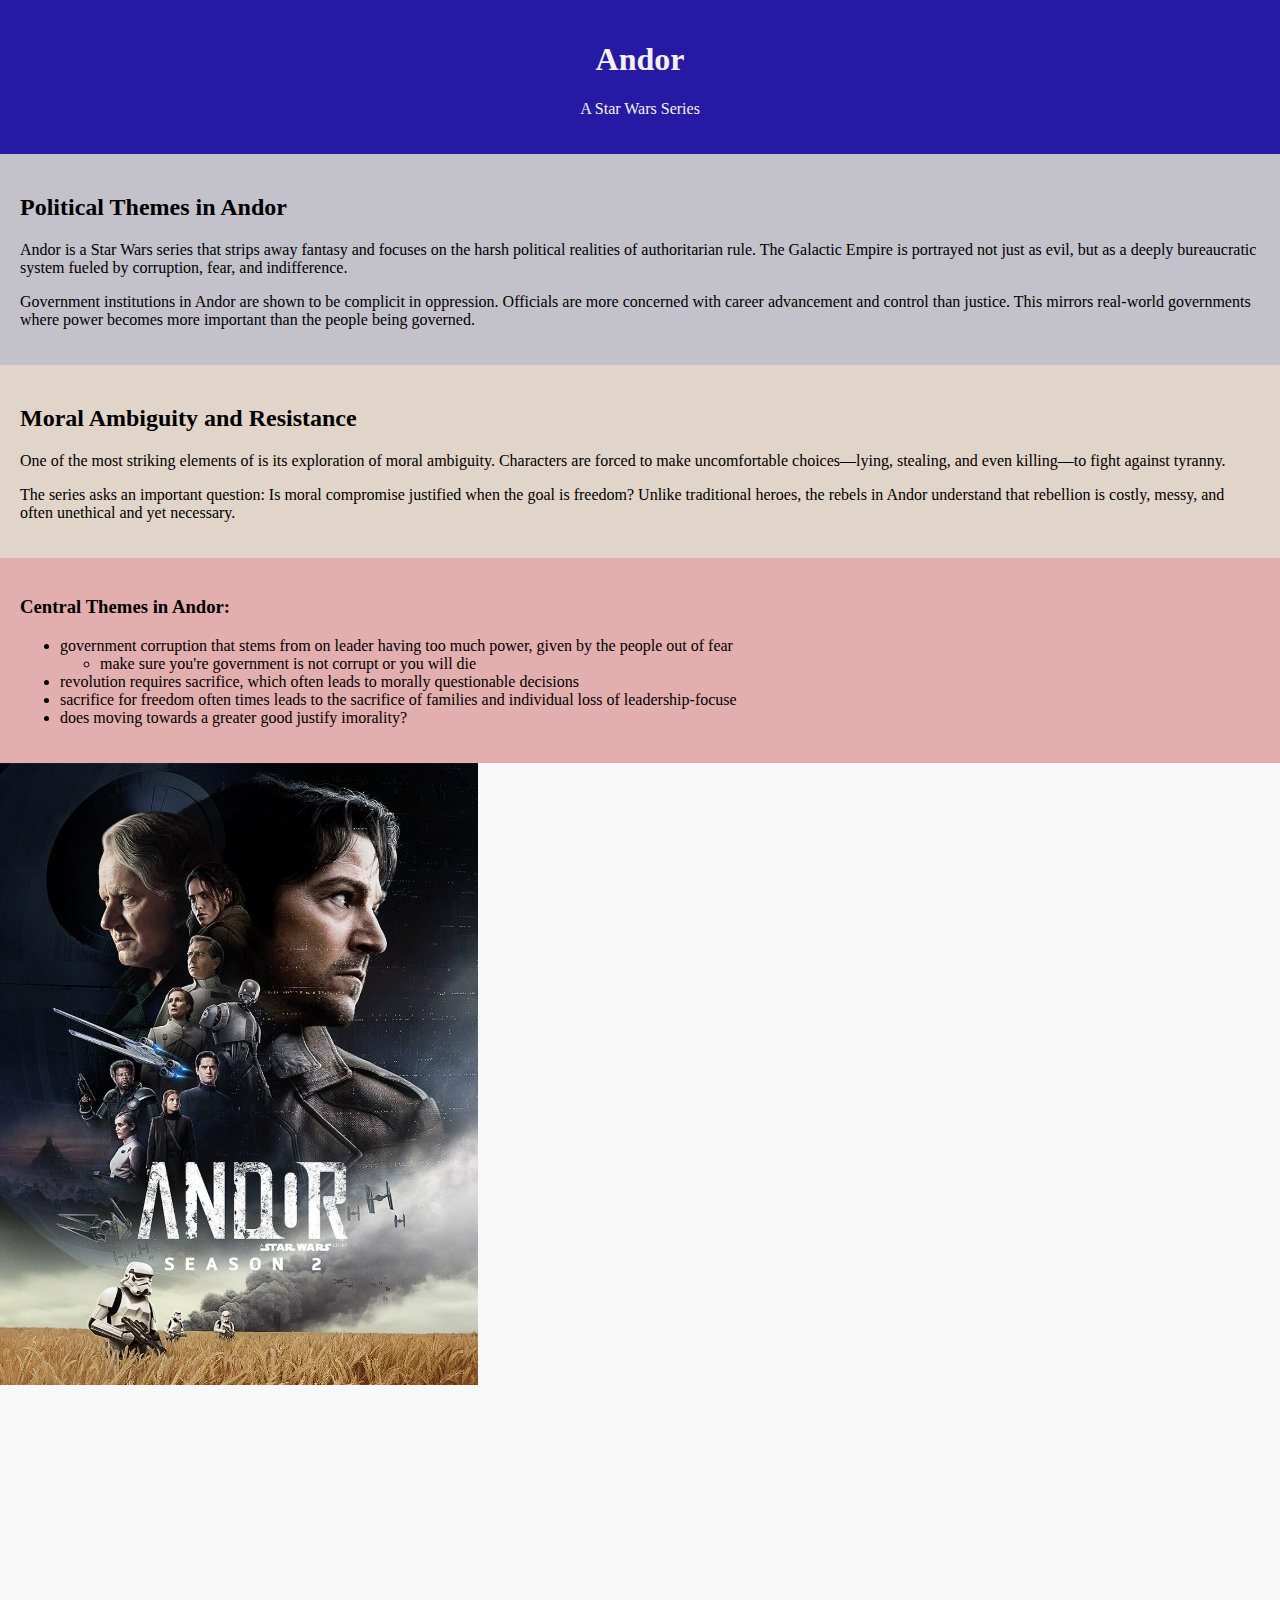
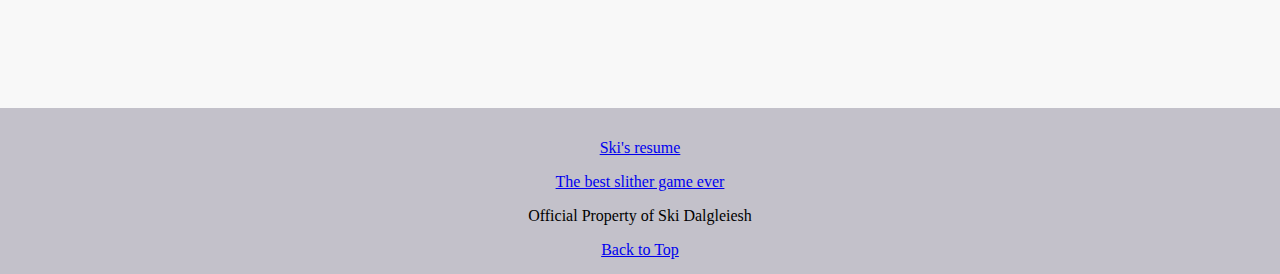
<file: index.html>
<!DOCTYPE html>
<html lang="en">
<head>
    <meta charset="UTF-8">
    <title>Andor: A Star Wars Series</title>

    
    <link rel="stylesheet" href="style/styles1.css">
</head>
<body>

    

        
        <div class="header">
            <h1 id="top">Andor</h1>
            <p>A Star Wars Series</p>
            
            
        </div>

       
        <div class="content">
            <h2>Political Themes in Andor</h2>

        
            <p>
                Andor is a Star Wars series that strips away fantasy and focuses
                on the harsh political realities of authoritarian rule. The Galactic Empire
                is portrayed not just as evil, but as a deeply bureaucratic system fueled by
                corruption, fear, and indifference.
            </p>

            <p>
                Government institutions in Andor are shown to be complicit in oppression.
                Officials are more concerned with career advancement and control than justice.
                This mirrors real-world governments where power becomes more important than the
                people being governed.
            </p>
        </div>
        <div class="content2">
            <h2>Moral Ambiguity and Resistance</h2>

            <p>
                One of the most striking elements of  is its exploration of moral
                ambiguity. Characters are forced to make uncomfortable choices—lying, stealing,
                and even killing—to fight against tyranny.
            </p>

            <p>
                The series asks an important question: Is moral compromise justified
                when the goal is freedom? Unlike traditional heroes, the rebels in
                Andor understand that rebellion is costly, messy, and often unethical and
                yet necessary.
            </p>
        </div>
        <div class="content3">
            <h3>Central Themes in Andor:</h3>

            <ul> 

                <li> government corruption that stems from on leader having too much power, given by the people out of fear</li>
                <ul> 
                    <li>make sure you're government is not corrupt or you will die</li>
                </ul>
                <li> revolution requires sacrifice, which often leads to morally questionable decisions</li>
                <li> sacrifice for freedom often times leads to the sacrifice of families and individual loss of leadership-focuse</li>
                <li> does moving towards a greater good justify imorality? </li>
            </ul>
        </div>
        <div class="col-md-4 text-center">
          <img src="Andor.jpg"
             alt="Andor"
             class="profile-img">
        </div>

        <iframe width="560" height="315" src="https://www.youtube.com/embed/duN-KQgOjYs?si=mKAOVHHKR_5C4-AZ" title="YouTube video player" frameborder="0" allow="accelerometer; autoplay; clipboard-write; encrypted-media; gyroscope; picture-in-picture; web-share" referrerpolicy="strict-origin-when-cross-origin" allowfullscreen></iframe>
        
<div class='tableauPlaceholder' id='viz1765679821775' style='position: relative'><noscript><a href='#'><img alt='Starcraft II Player Network ' src='https:&#47;&#47;public.tableau.com&#47;static&#47;images&#47;St&#47;StarcraftIIPlayerNetwork&#47;StarcraftIIPlayerNetwork&#47;1_rss.png' style='border: none' /></a></noscript><object class='tableauViz'  style='display:none;'><param name='host_url' value='https%3A%2F%2Fpublic.tableau.com%2F' /> <param name='embed_code_version' value='3' /> <param name='site_root' value='' /><param name='name' value='StarcraftIIPlayerNetwork&#47;StarcraftIIPlayerNetwork' /><param name='tabs' value='no' /><param name='toolbar' value='yes' /><param name='static_image' value='https:&#47;&#47;public.tableau.com&#47;static&#47;images&#47;St&#47;StarcraftIIPlayerNetwork&#47;StarcraftIIPlayerNetwork&#47;1.png' /> <param name='animate_transition' value='yes' /><param name='display_static_image' value='yes' /><param name='display_spinner' value='yes' /><param name='display_overlay' value='yes' /><param name='display_count' value='yes' /><param name='language' value='en-US' /><param name='filter' value='_gl=1*19muhk1*_ga*MjEzMjMzNzY2NC4xNzYyMTg4NjM2*_ga_8YLN0SNXVS*czE3NjU2Nzk3MzIkbzExJGcwJHQxNzY1Njc5NzMyJGo2MCRsMCRoMA..*_gcl_au*MTg1MTMzNDc2MC4xNzYyMTg4NjM3Ljg3NjY4NTIwMy4xNzYyNjY2MDg1LjE3NjI2NjYwODQ.' /></object></div>                <script type='text/javascript'>                    var divElement = document.getElementById('viz1765679821775');                    var vizElement = divElement.getElementsByTagName('object')[0];                    vizElement.style.width='1800px';vizElement.style.height='1027px';                    var scriptElement = document.createElement('script');                    scriptElement.src = 'https://public.tableau.com/javascripts/api/viz_v1.js';                    vizElement.parentNode.insertBefore(scriptElement, vizElement);                </script>

        <div class="footer">
            <p><a href="professional.html">Ski's resume</a>
</p>
<p><a href="slither.html">The best slither game ever</a> </p>
            <p> Official Property of Ski Dalgleiesh </p>
             <a href="#top">Back to Top</a>
        </div>

    </div>
   

</body>
</html>
</file>
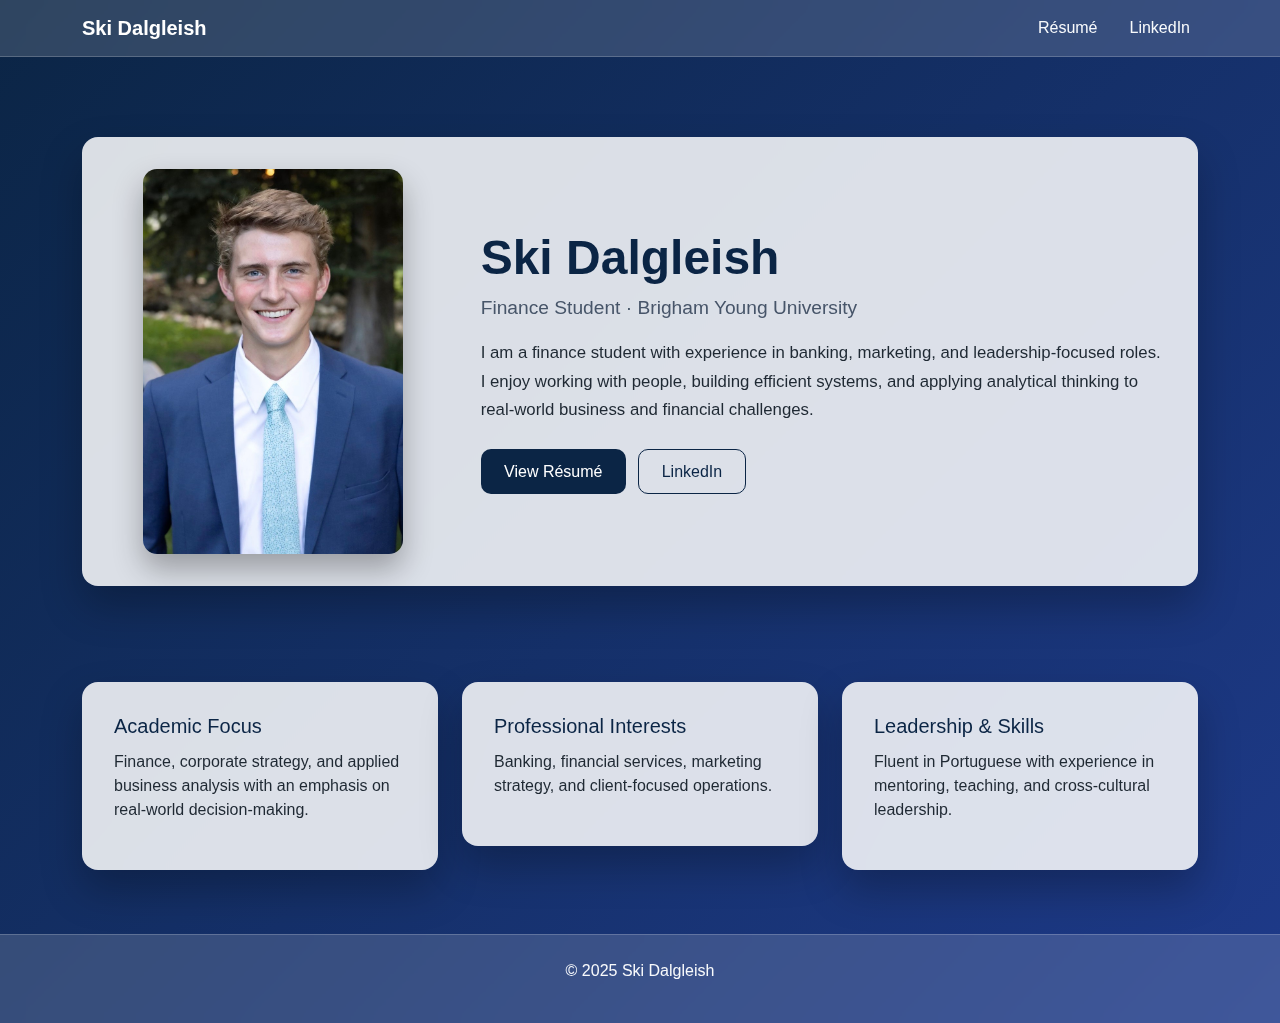
<file: professional.html>
<!DOCTYPE html>
<html lang="en">
<head>
  <meta charset="UTF-8">
  <title>Ski Dalgleish | Finance Portfolio</title>
  <meta name="viewport" content="width=device-width, initial-scale=1">

  <!-- Bootstrap -->
  <link href="https://cdn.jsdelivr.net/npm/bootstrap@5.3.3/dist/css/bootstrap.min.css" rel="stylesheet">

  <!-- Custom CSS -->
  <link rel="stylesheet" href="style/styles.css">
</head>
<body>

<nav class="navbar navbar-expand-lg navbar-dark glass-nav">
  <div class="container">
    <a class="navbar-brand fw-semibold" href="professional.html">Ski Dalgleish</a>
    <div class="navbar-nav ms-auto">
      <a class="nav-link" href="resume.html">Résumé</a>
      <a class="nav-link" href="https://www.linkedin.com/in/ski-dalgleish" target="_blank">LinkedIn</a>
    </div>
  </div>
</nav>

<!-- HERO -->
<section class="hero-section">
  <div class="container">
    <div class="glass-card hero-card">
      <div class="row align-items-center g-5">
        <div class="col-md-4 text-center">
          <img src="Ski Dalgleish Professional.jpeg.jpeg"
             alt="Ski Dalgleish"
             class="profile-img">
        </div>
        <div class="col-md-8">
          <h1 class="hero-name">Ski Dalgleish</h1>
          <p class="hero-subtitle">Finance Student · Brigham Young University</p>
          <p class="hero-text">
            I am a finance student with experience in banking, marketing, and leadership-focused roles.
            I enjoy working with people, building efficient systems, and applying analytical thinking
            to real-world business and financial challenges.
          </p>
          <div class="mt-4">
            <a href="resume.html" class="btn btn-glass-primary me-2">View Résumé</a>
            <a href="https://www.linkedin.com/in/ski-dalgleish"
               target="_blank"
               class="btn btn-glass-outline">LinkedIn</a>
          </div>
        </div>
      </div>
    </div>
  </div>
</section>


<section class="info-section">
  <div class="container">
    <div class="row g-4">
      <div class="col-md-4">
        <div class="glass-card">
          <h5>Academic Focus</h5>
          <p>
            Finance, corporate strategy, and applied business analysis with an emphasis
            on real-world decision-making.
          </p>
        </div>
      </div>
      <div class="col-md-4">
        <div class="glass-card">
          <h5>Professional Interests</h5>
          <p>
            Banking, financial services, marketing strategy, and client-focused operations.
          </p>
        </div>
      </div>
      <div class="col-md-4">
        <div class="glass-card">
          <h5>Leadership & Skills</h5>
          <p>
            Fluent in Portuguese with experience in mentoring, teaching,
            and cross-cultural leadership.
          </p>
        </div>
      </div>
    </div>
  </div>
</section>

<footer class="footer-glass">
  <div class="container text-center">
    <p>© 2025 Ski Dalgleish</p>
  </div>
</footer>

</body>
</html>
</file>
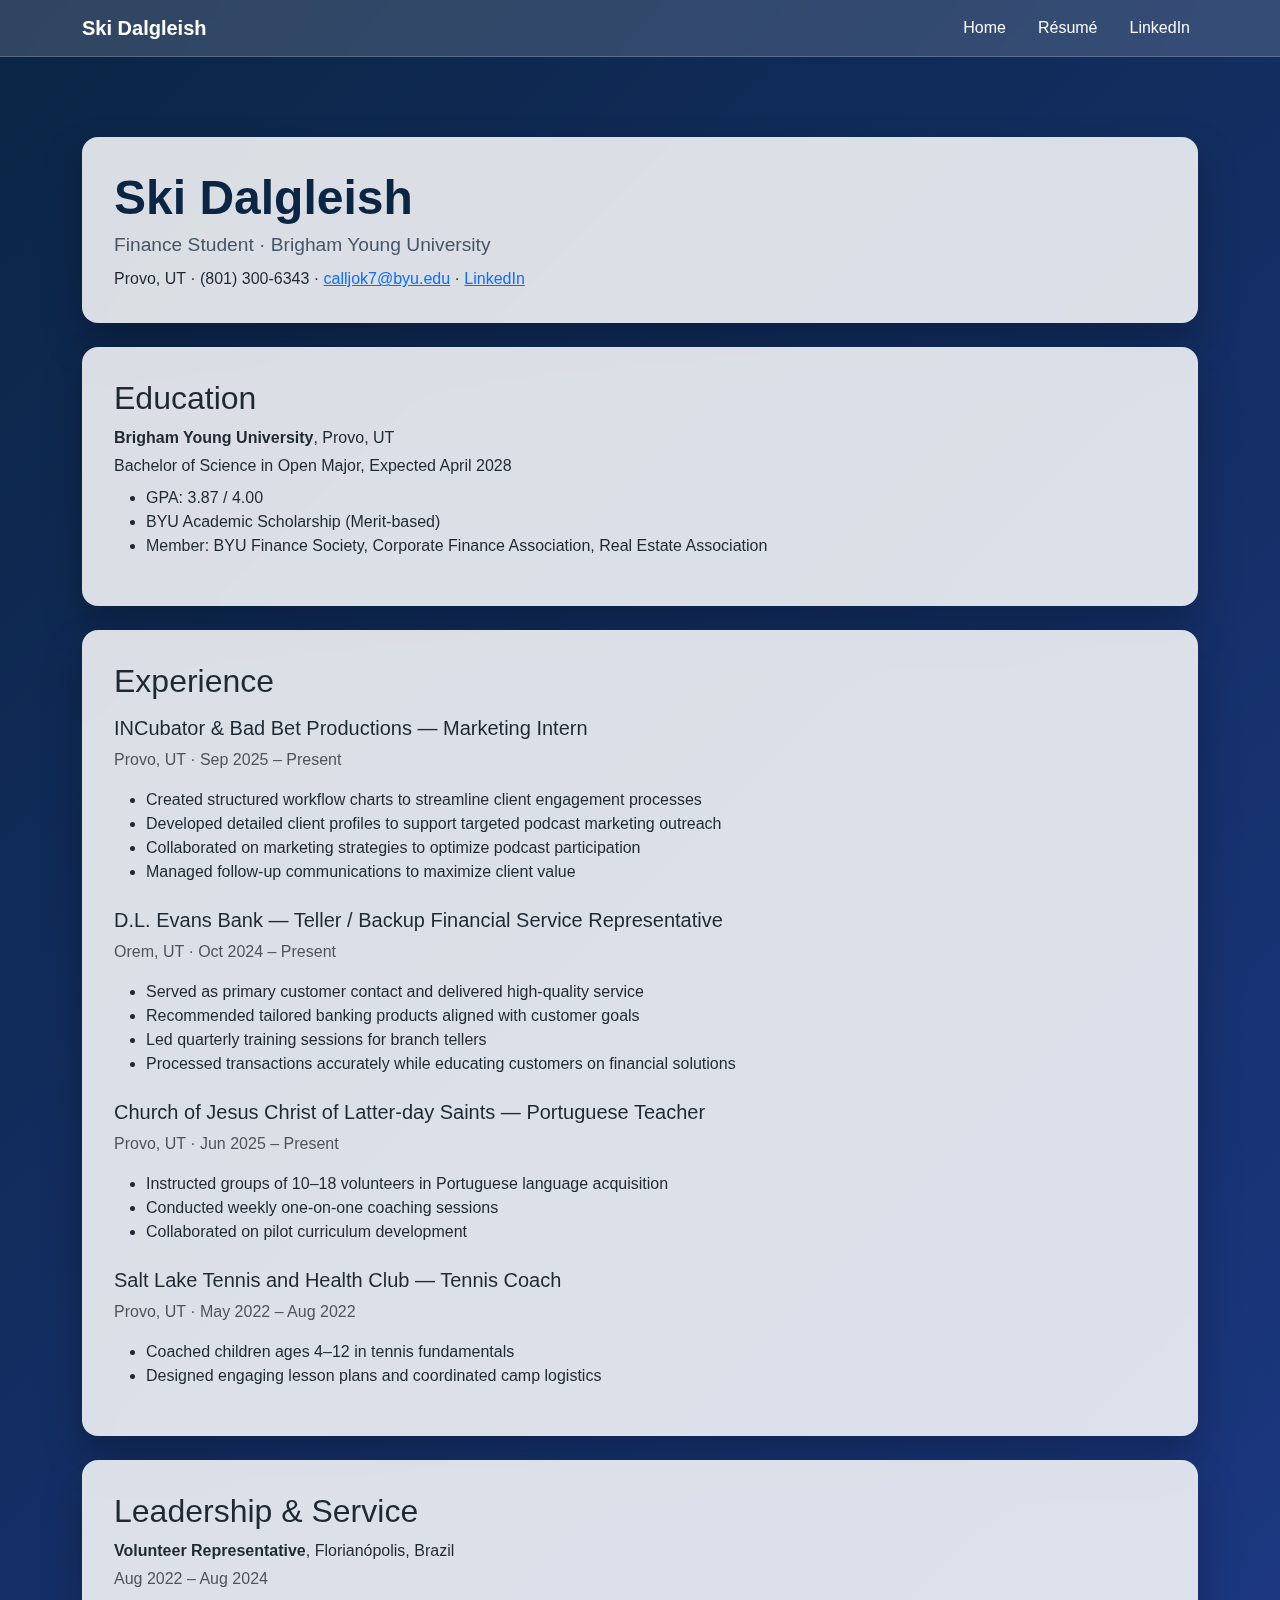
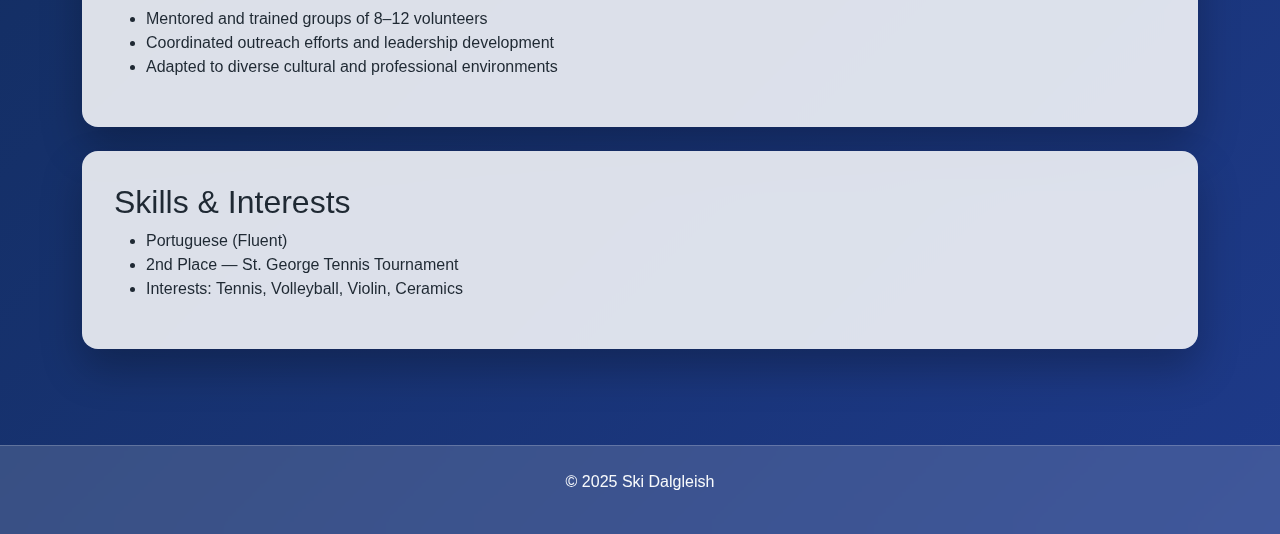
<file: resume.html>
<!DOCTYPE html>
<html lang="en">
<head>
  <meta charset="UTF-8">
  <title>Ski Dalgleish | Résumé</title>
  <meta name="viewport" content="width=device-width, initial-scale=1">

  <!-- Bootstrap -->
  <link href="https://cdn.jsdelivr.net/npm/bootstrap@5.3.3/dist/css/bootstrap.min.css" rel="stylesheet">

  <!-- Custom CSS -->
  <link rel="stylesheet" href="style/styles.css">
</head>
<body>

<nav class="navbar navbar-expand-lg navbar-dark glass-nav">
  <div class="container">
    <a class="navbar-brand fw-semibold" href="professional.html">Ski Dalgleish</a>
    <div class="navbar-nav ms-auto">
      <a class="nav-link" href="professional.html">Home</a>
      <a class="nav-link active" href="resume.html">Résumé</a>
      <a class="nav-link" href="https://www.linkedin.com/in/ski-dalgleish" target="_blank">LinkedIn</a>
    </div>
  </div>
</nav>

<section class="hero-section">
  <div class="container">

    <!-- HEADER CARD -->
    <div class="glass-card mb-4">
      <h1 class="hero-name mb-1">Ski Dalgleish</h1>
      <p class="hero-subtitle mb-2">Finance Student · Brigham Young University</p>
      <p class="mb-0">
        Provo, UT · (801) 300-6343 ·
        <a href="mailto:calljok7@byu.edu">calljok7@byu.edu</a> ·
        <a href="https://www.linkedin.com/in/ski-dalgleish" target="_blank">LinkedIn</a>
      </p>
    </div>

    <!-- EDUCATION -->
    <div class="glass-card mb-4">
      <h2>Education</h2>
      <p class="mb-1"><strong>Brigham Young University</strong>, Provo, UT</p>
      <p class="mb-2">Bachelor of Science in Open Major, Expected April 2028</p>
      <ul>
        <li>GPA: 3.87 / 4.00</li>
        <li>BYU Academic Scholarship (Merit-based)</li>
        <li>Member: BYU Finance Society, Corporate Finance Association, Real Estate Association</li>
      </ul>
    </div>

    <!-- EXPERIENCE -->
    <div class="glass-card mb-4">
      <h2>Experience</h2>

      <h5 class="mt-3">INCubator & Bad Bet Productions — Marketing Intern</h5>
      <p class="text-muted">Provo, UT · Sep 2025 – Present</p>
      <ul>
        <li>Created structured workflow charts to streamline client engagement processes</li>
        <li>Developed detailed client profiles to support targeted podcast marketing outreach</li>
        <li>Collaborated on marketing strategies to optimize podcast participation</li>
        <li>Managed follow-up communications to maximize client value</li>
      </ul>

      <h5 class="mt-4">D.L. Evans Bank — Teller / Backup Financial Service Representative</h5>
      <p class="text-muted">Orem, UT · Oct 2024 – Present</p>
      <ul>
        <li>Served as primary customer contact and delivered high-quality service</li>
        <li>Recommended tailored banking products aligned with customer goals</li>
        <li>Led quarterly training sessions for branch tellers</li>
        <li>Processed transactions accurately while educating customers on financial solutions</li>
      </ul>

      <h5 class="mt-4">Church of Jesus Christ of Latter-day Saints — Portuguese Teacher</h5>
      <p class="text-muted">Provo, UT · Jun 2025 – Present</p>
      <ul>
        <li>Instructed groups of 10–18 volunteers in Portuguese language acquisition</li>
        <li>Conducted weekly one-on-one coaching sessions</li>
        <li>Collaborated on pilot curriculum development</li>
      </ul>

      <h5 class="mt-4">Salt Lake Tennis and Health Club — Tennis Coach</h5>
      <p class="text-muted">Provo, UT · May 2022 – Aug 2022</p>
      <ul>
        <li>Coached children ages 4–12 in tennis fundamentals</li>
        <li>Designed engaging lesson plans and coordinated camp logistics</li>
      </ul>
    </div>

    <!-- LEADERSHIP -->
    <div class="glass-card mb-4">
      <h2>Leadership & Service</h2>
      <p class="mb-1"><strong>Volunteer Representative</strong>, Florianópolis, Brazil</p>
      <p class="text-muted">Aug 2022 – Aug 2024</p>
      <ul>
        <li>Mentored and trained groups of 8–12 volunteers</li>
        <li>Coordinated outreach efforts and leadership development</li>
        <li>Adapted to diverse cultural and professional environments</li>
      </ul>
    </div>

    <!-- SKILLS -->
    <div class="glass-card mb-5">
      <h2>Skills & Interests</h2>
      <ul>
        <li>Portuguese (Fluent)</li>
        <li>2nd Place — St. George Tennis Tournament</li>
        <li>Interests: Tennis, Volleyball, Violin, Ceramics</li>
      </ul>
    </div>

  </div>
</section>

<footer class="footer-glass">
  <div class="container text-center">
    <p>© 2025 Ski Dalgleish</p>
  </div>
</footer>

</body>
</html>
</file>
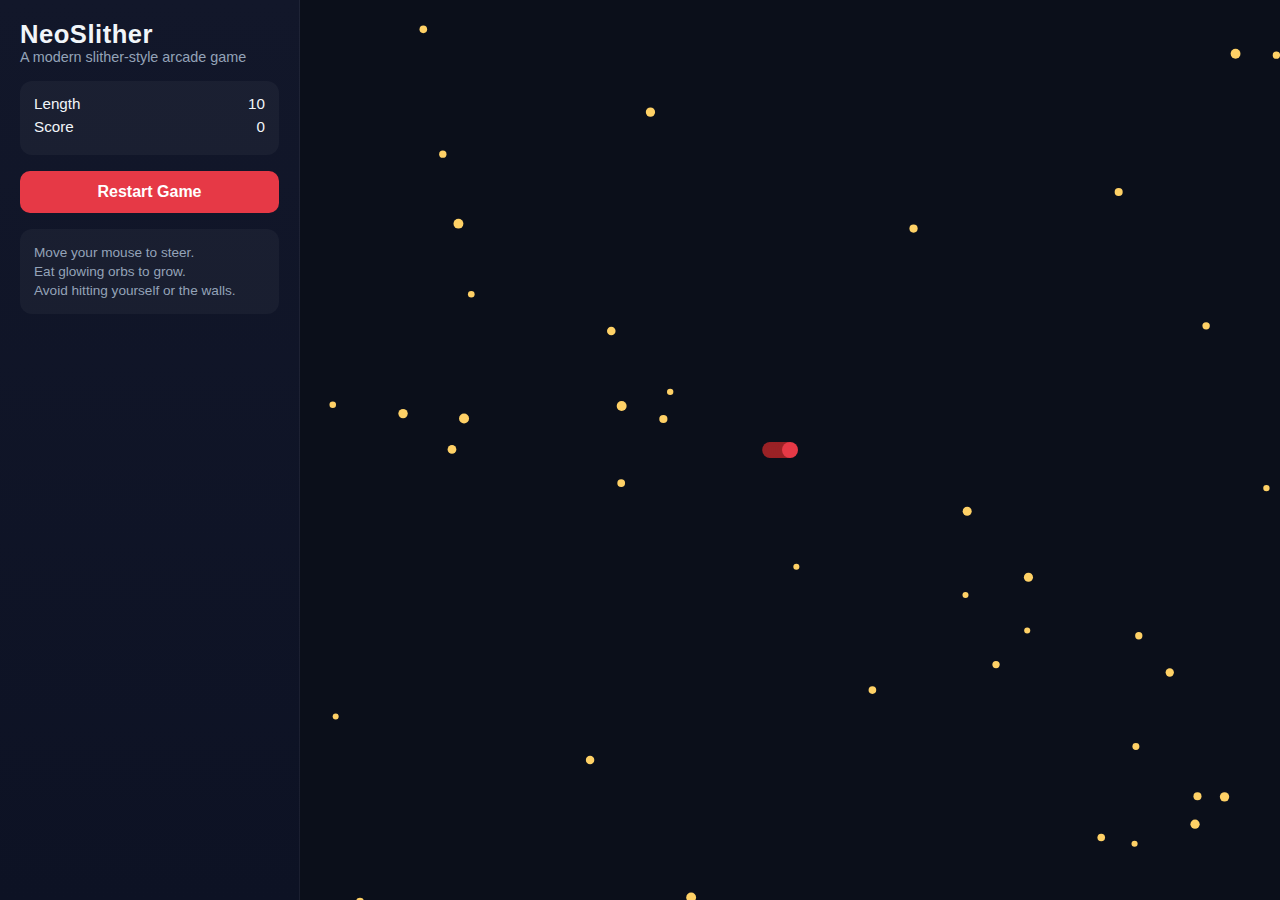
<file: slither.html>
<!DOCTYPE html>
<html lang="en">
<head>
  <meta charset="UTF-8" />
  <meta name="viewport" content="width=device-width, initial-scale=1.0" />
  <title>NeoSlither</title>
  <style>
    :root {
      --bg: #0b0f1a;
      --panel: #12172a;
      --accent: #e63946;
      --text: #f1f5f9;
      --muted: #94a3b8;
    }

    * { box-sizing: border-box; }

    body {
      margin: 0;
      font-family: Inter, Arial, Helvetica, sans-serif;
      background: radial-gradient(1200px 800px at 50% 20%, #11162a, var(--bg));
      color: var(--text);
      display: flex;
      height: 100vh;
      overflow: hidden;
    }

    .ui {
      width: 300px;
      background: linear-gradient(180deg, var(--panel), #0d1224);
      padding: 20px;
      display: flex;
      flex-direction: column;
      gap: 16px;
      border-right: 1px solid rgba(255,255,255,0.06);
    }

    .title {
      font-size: 1.6rem;
      font-weight: 700;
      letter-spacing: 0.5px;
    }

    .subtitle {
      color: var(--muted);
      font-size: 0.9rem;
    }

    .panel {
      background: rgba(255,255,255,0.04);
      border-radius: 12px;
      padding: 14px;
    }

    .stat {
      display: flex;
      justify-content: space-between;
      font-size: 0.95rem;
      margin-bottom: 6px;
    }

    button {
      background: var(--accent);
      color: white;
      border: none;
      padding: 12px;
      border-radius: 10px;
      font-size: 1rem;
      font-weight: 600;
      cursor: pointer;
      transition: transform 0.05s ease, filter 0.15s ease;
    }

    button:hover { filter: brightness(1.1); }
    button:active { transform: scale(0.98); }

    .hint {
      font-size: 0.85rem;
      color: var(--muted);
      line-height: 1.4;
    }

    canvas {
      flex: 1;
      display: block;
      background: #0b0f1a;
    }
  </style>
</head>
<body>
  <div class="ui">
    <div>
      <div class="title">NeoSlither</div>
      <div class="subtitle">A modern slither-style arcade game</div>
    </div>

    <div class="panel">
      <div class="stat"><span>Length</span><span id="length">10</span></div>
      <div class="stat"><span>Score</span><span id="score">0</span></div>
    </div>

    <button id="restart">Restart Game</button>

    <div class="panel hint">
      Move your mouse to steer.<br />
      Eat glowing orbs to grow.<br />
      Avoid hitting yourself or the walls.
    </div>
  </div>

  <canvas id="game"></canvas>

  <script>
    const canvas = document.getElementById('game');
    const ctx = canvas.getContext('2d');
    const lengthEl = document.getElementById('length');
    const scoreEl = document.getElementById('score');
    const restartBtn = document.getElementById('restart');

    function resize() {
      canvas.width = window.innerWidth - 300;
      canvas.height = window.innerHeight;
    }
    window.addEventListener('resize', resize);
    resize();

    const WORLD = { width: 4000, height: 4000 };

    let mouse = { x: canvas.width / 2, y: canvas.height / 2 };
    canvas.addEventListener('mousemove', e => {
      mouse.x = e.clientX - 300;
      mouse.y = e.clientY;
    });

    let snake, pellets, score, gameOver;

    function resetGame() {
      snake = {
        segments: [{ x: 0, y: 0 }],
        angle: 0,
        speed: 2.2,
        size: 8,
        length: 10
      };

      pellets = [];
      for (let i = 0; i < 600; i++) spawnPellet();

      score = 0;
      gameOver = false;
    }

    function spawnPellet() {
      pellets.push({
        x: Math.random() * WORLD.width - WORLD.width / 2,
        y: Math.random() * WORLD.height - WORLD.height / 2,
        r: 3 + Math.random() * 2
      });
    }

    resetGame();
    restartBtn.onclick = resetGame;

    function update() {
      if (gameOver) return;

      const head = snake.segments[0];
      const dx = mouse.x - canvas.width / 2;
      const dy = mouse.y - canvas.height / 2;
      snake.angle = Math.atan2(dy, dx);

      const nx = head.x + Math.cos(snake.angle) * snake.speed;
      const ny = head.y + Math.sin(snake.angle) * snake.speed;
      snake.segments.unshift({ x: nx, y: ny });

      while (snake.segments.length > snake.length) snake.segments.pop();

      // Eat pellets
      for (let i = pellets.length - 1; i >= 0; i--) {
        const p = pellets[i];
        const dist = Math.hypot(nx - p.x, ny - p.y);
        if (dist < snake.size + p.r) {
          pellets.splice(i, 1);
          spawnPellet();
          snake.length += 1;
          score += 10;
        }
      }

      // Self collision
      for (let i = 10; i < snake.segments.length; i++) {
        const s = snake.segments[i];
        if (Math.hypot(nx - s.x, ny - s.y) < snake.size) {
          gameOver = true;
        }
      }

      lengthEl.textContent = snake.length;
      scoreEl.textContent = score;
    }

    function draw() {
      ctx.clearRect(0, 0, canvas.width, canvas.height);

      const camX = snake.segments[0].x - canvas.width / 2;
      const camY = snake.segments[0].y - canvas.height / 2;

      // Pellets
      ctx.fillStyle = '#ffd166';
      for (const p of pellets) {
        ctx.beginPath();
        ctx.arc(p.x - camX, p.y - camY, p.r, 0, Math.PI * 2);
        ctx.fill();
      }

      // Snake
      for (let i = snake.segments.length - 1; i >= 0; i--) {
        const s = snake.segments[i];
        ctx.beginPath();
        ctx.arc(s.x - camX, s.y - camY, snake.size, 0, Math.PI * 2);
        ctx.fillStyle = i === 0 ? '#e63946' : '#9b2226';
        ctx.fill();
      }

      if (gameOver) {
        ctx.fillStyle = 'rgba(0,0,0,0.6)';
        ctx.fillRect(0, 0, canvas.width, canvas.height);
        ctx.fillStyle = 'white';
        ctx.font = '32px Inter, Arial';
        ctx.textAlign = 'center';
        ctx.fillText('Game Over', canvas.width / 2, canvas.height / 2);
      }
    }

    function loop() {
      update();
      draw();
      requestAnimationFrame(loop);
    }

    loop();
  </script>
</body>
</html>
</file>
<file: style/styles1.css>
body {
    background-color: #f8f8f8; 
    font-family: Cambria, Cochin, Georgia, Times, 'Times New Roman', serif, "Times New Roman", serif;
    color: #000000;
    margin: 0;
    padding: 0;
}



.header {
    background-color: #0f029ae7;
    color: #f5f1e8;
    padding: 20px;
    text-align: center;
}

.content {
    background-color: #c3c1cafe;
    padding: 20px;
    
}

.content2 {
    background-color:rgb(225, 212, 200);
    padding: 20px
}

.content3 {
    background-color:rgba(226, 173, 173, 0.984);
    padding: 20px;
    
}

.link{
    font-family: 'Courier New', Courier, monospace;
    color:#f5f1e8
}

.footer {
    text-align: center;
    padding: 15px;
    background-color: #c3c1cafe ;
    font-size: 1em;
}
</file>
<file: style/styles.css>
/* BACKGROUND */
body {
  min-height: 100vh;
  background: linear-gradient(135deg, #0b2545, #1e3a8a);
  font-family: -apple-system, BlinkMacSystemFont, "Segoe UI", Roboto, sans-serif;
  color: #1f2933;
}

/* NAV */
.glass-nav {
  background: rgba(255, 255, 255, 0.15);
  backdrop-filter: blur(10px);
  border-bottom: 1px solid rgba(255, 255, 255, 0.2);
}

.nav-link {
  color: #f8fafc !important;
  margin-left: 1rem;
}

/* HERO */
.hero-section {
  padding: 5rem 0 3rem;
}

.hero-card {
  padding: 3rem;
}

/* GLASS CARD */
.glass-card {
  background: rgba(255, 255, 255, 0.85);
  backdrop-filter: blur(12px);
  border-radius: 16px;
  padding: 2rem;
  box-shadow: 0 20px 40px rgba(0, 0, 0, 0.25);
}

/* PROFILE IMAGE */
.profile-img {
  width: 100%;
  max-width: 260px;
  border-radius: 14px;
  box-shadow: 0 15px 30px rgba(0,0,0,0.3);
}

/* TEXT */
.hero-name {
  font-size: 3rem;
  font-weight: 600;
  color: #0b2545;
}

.hero-subtitle {
  font-size: 1.2rem;
  color: #475569;
}

.hero-text {
  font-size: 1.05rem;
  line-height: 1.7;
  margin-top: 1rem;
}

/* BUTTONS */
.btn-glass-primary {
  background-color: #0b2545;
  color: white;
  border-radius: 10px;
  padding: 0.6rem 1.4rem;
}

.btn-glass-primary:hover {
  background-color: #163a6b;
}

.btn-glass-outline {
  border: 1px solid #0b2545;
  color: #0b2545;
  border-radius: 10px;
  padding: 0.6rem 1.4rem;
}

.btn-glass-outline:hover {
  background-color: #0b2545;
  color: white;
}

/* INFO SECTION */
.info-section {
  padding: 3rem 0 4rem;
}

.info-section h5 {
  color: #0b2545;
  margin-bottom: 0.75rem;
}

/* FOOTER */
.footer-glass {
  background: rgba(255, 255, 255, 0.15);
  backdrop-filter: blur(10px);
  padding: 1.5rem 0;
  color: #f8fafc;
  border-top: 1px solid rgba(255, 255, 255, 0.2);
}
</file>
